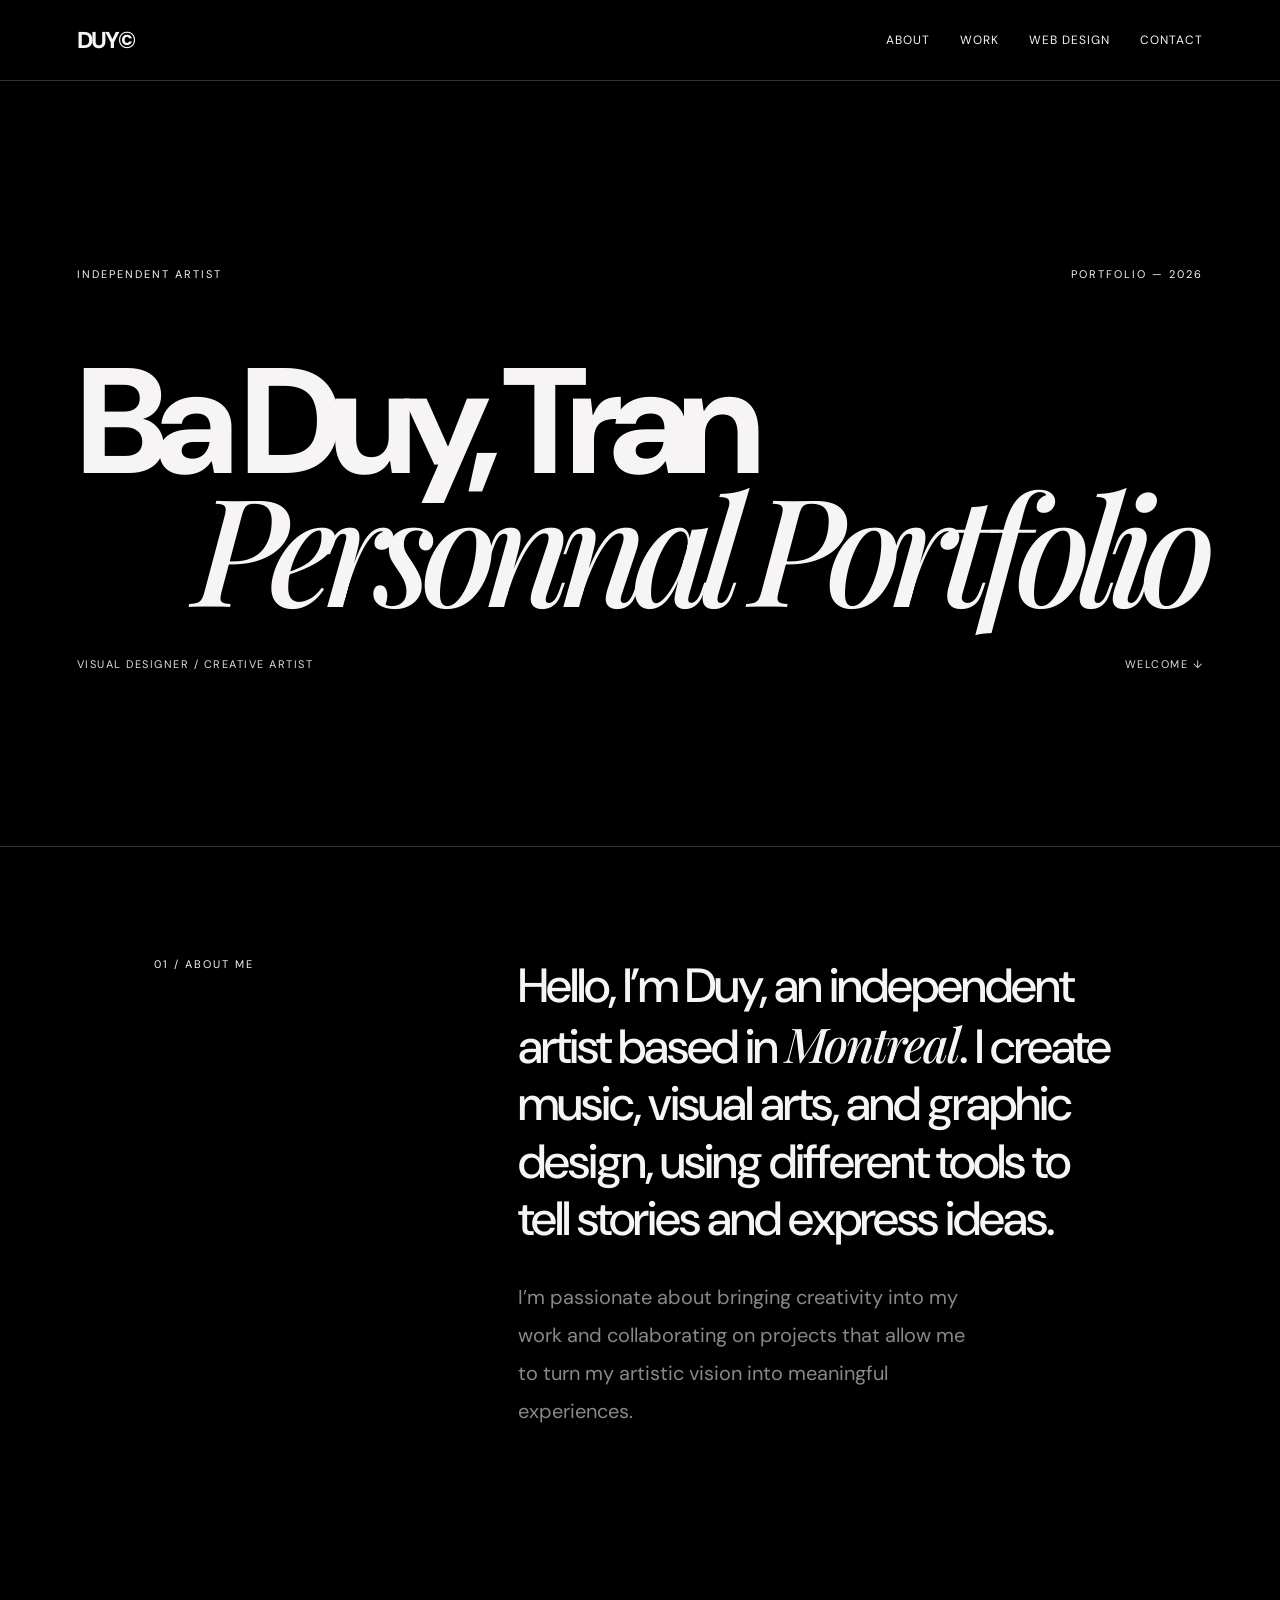
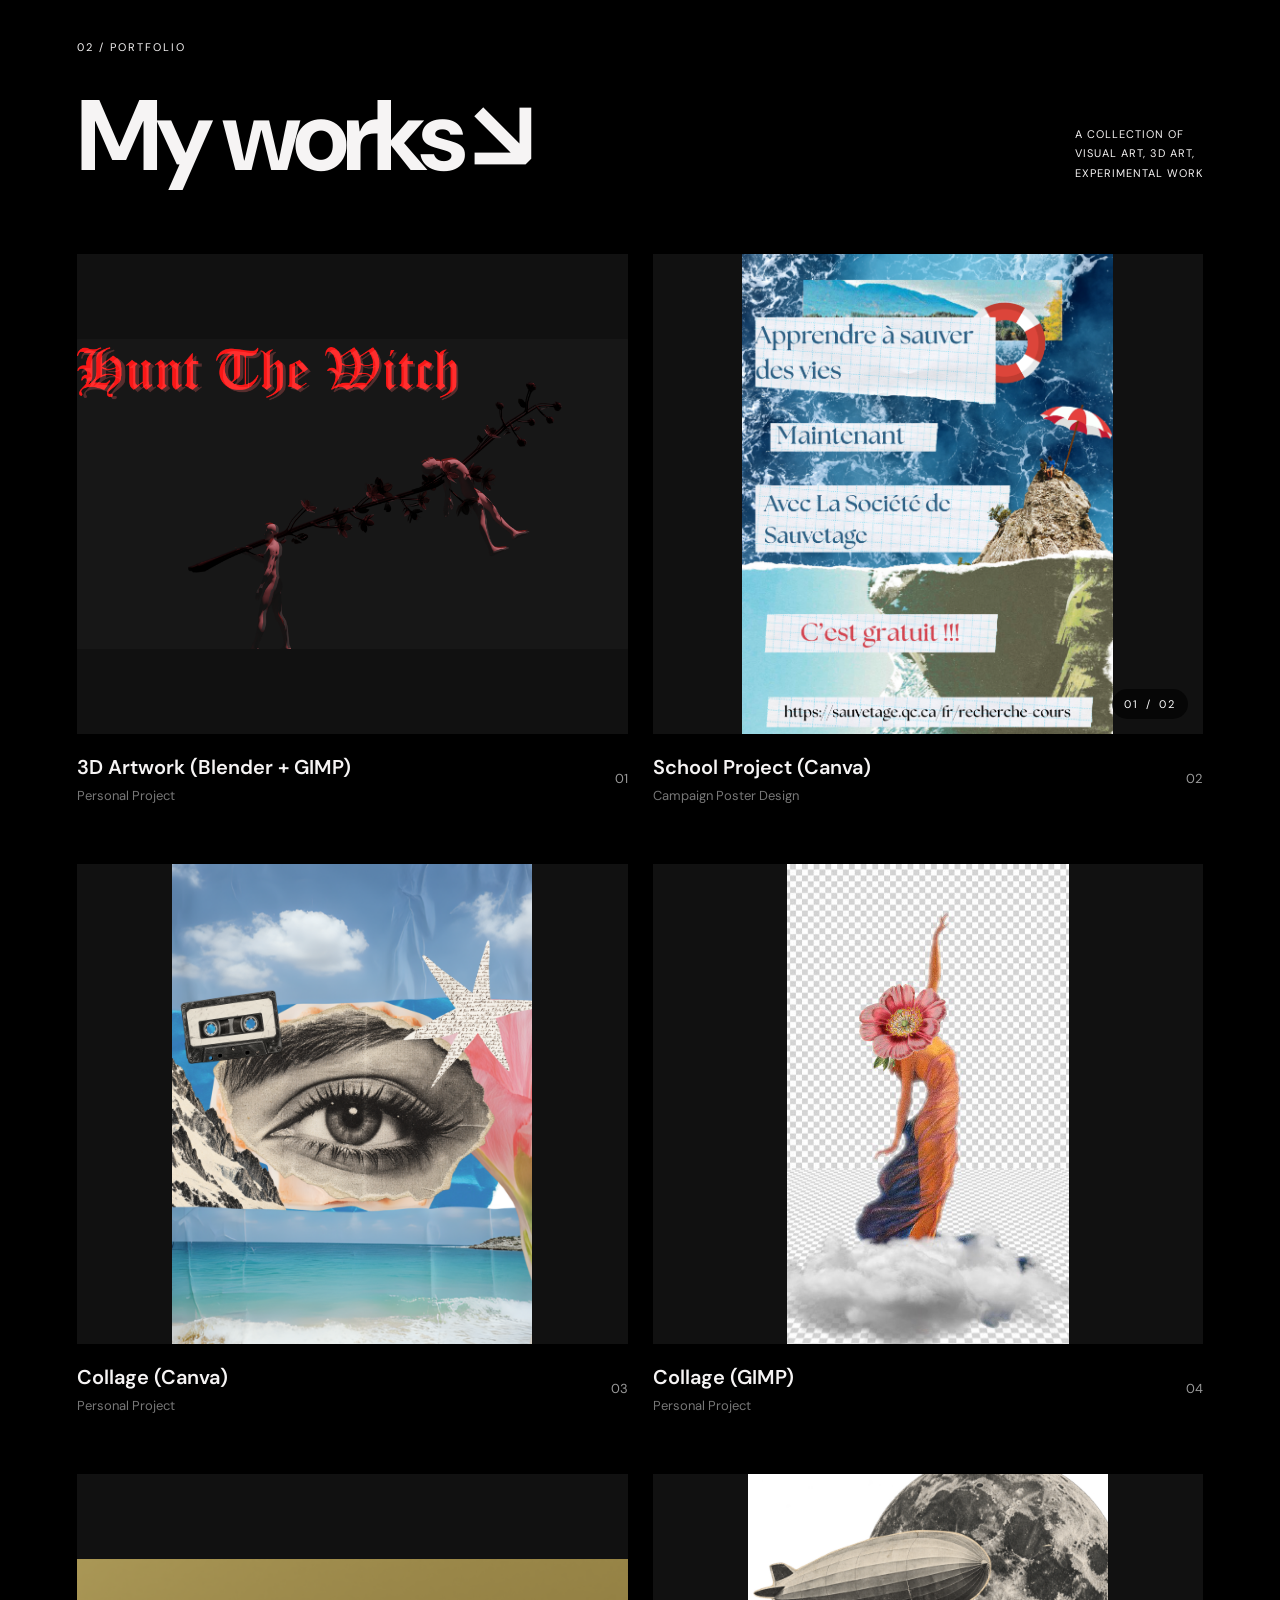
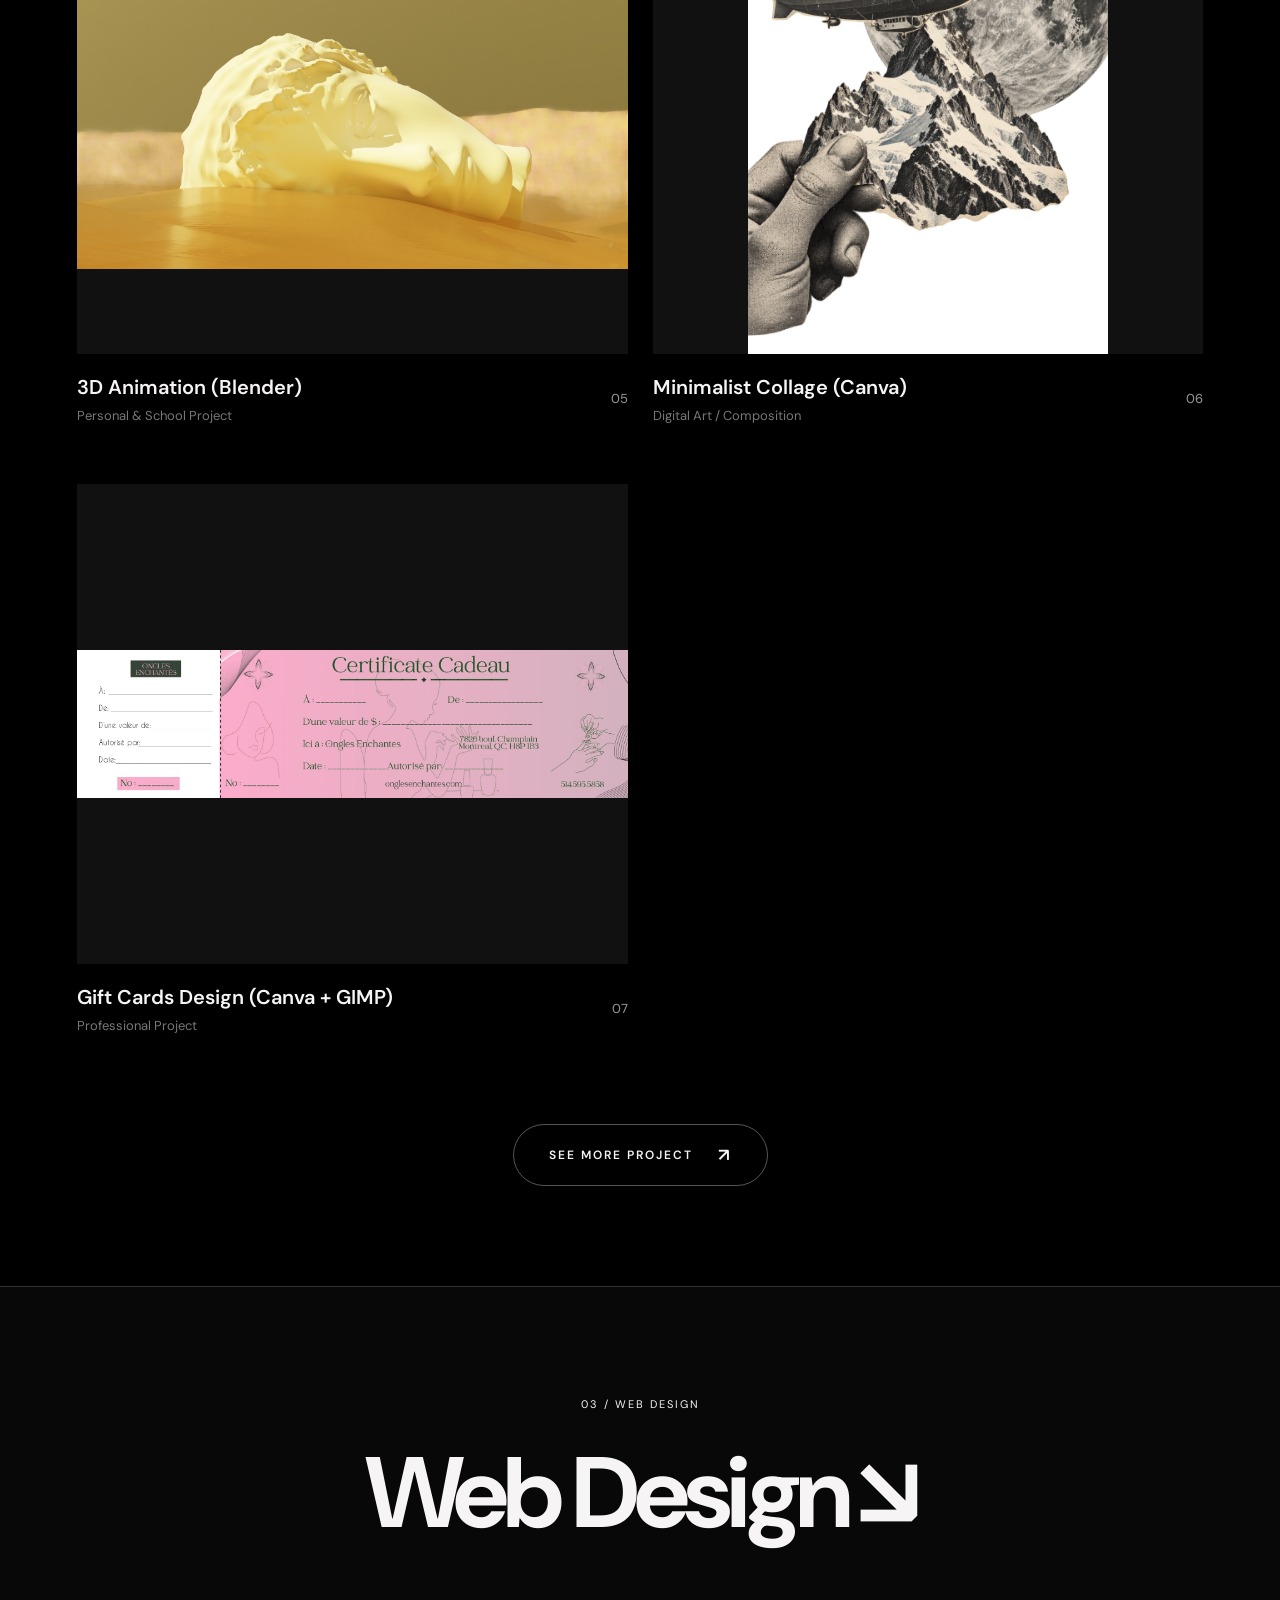
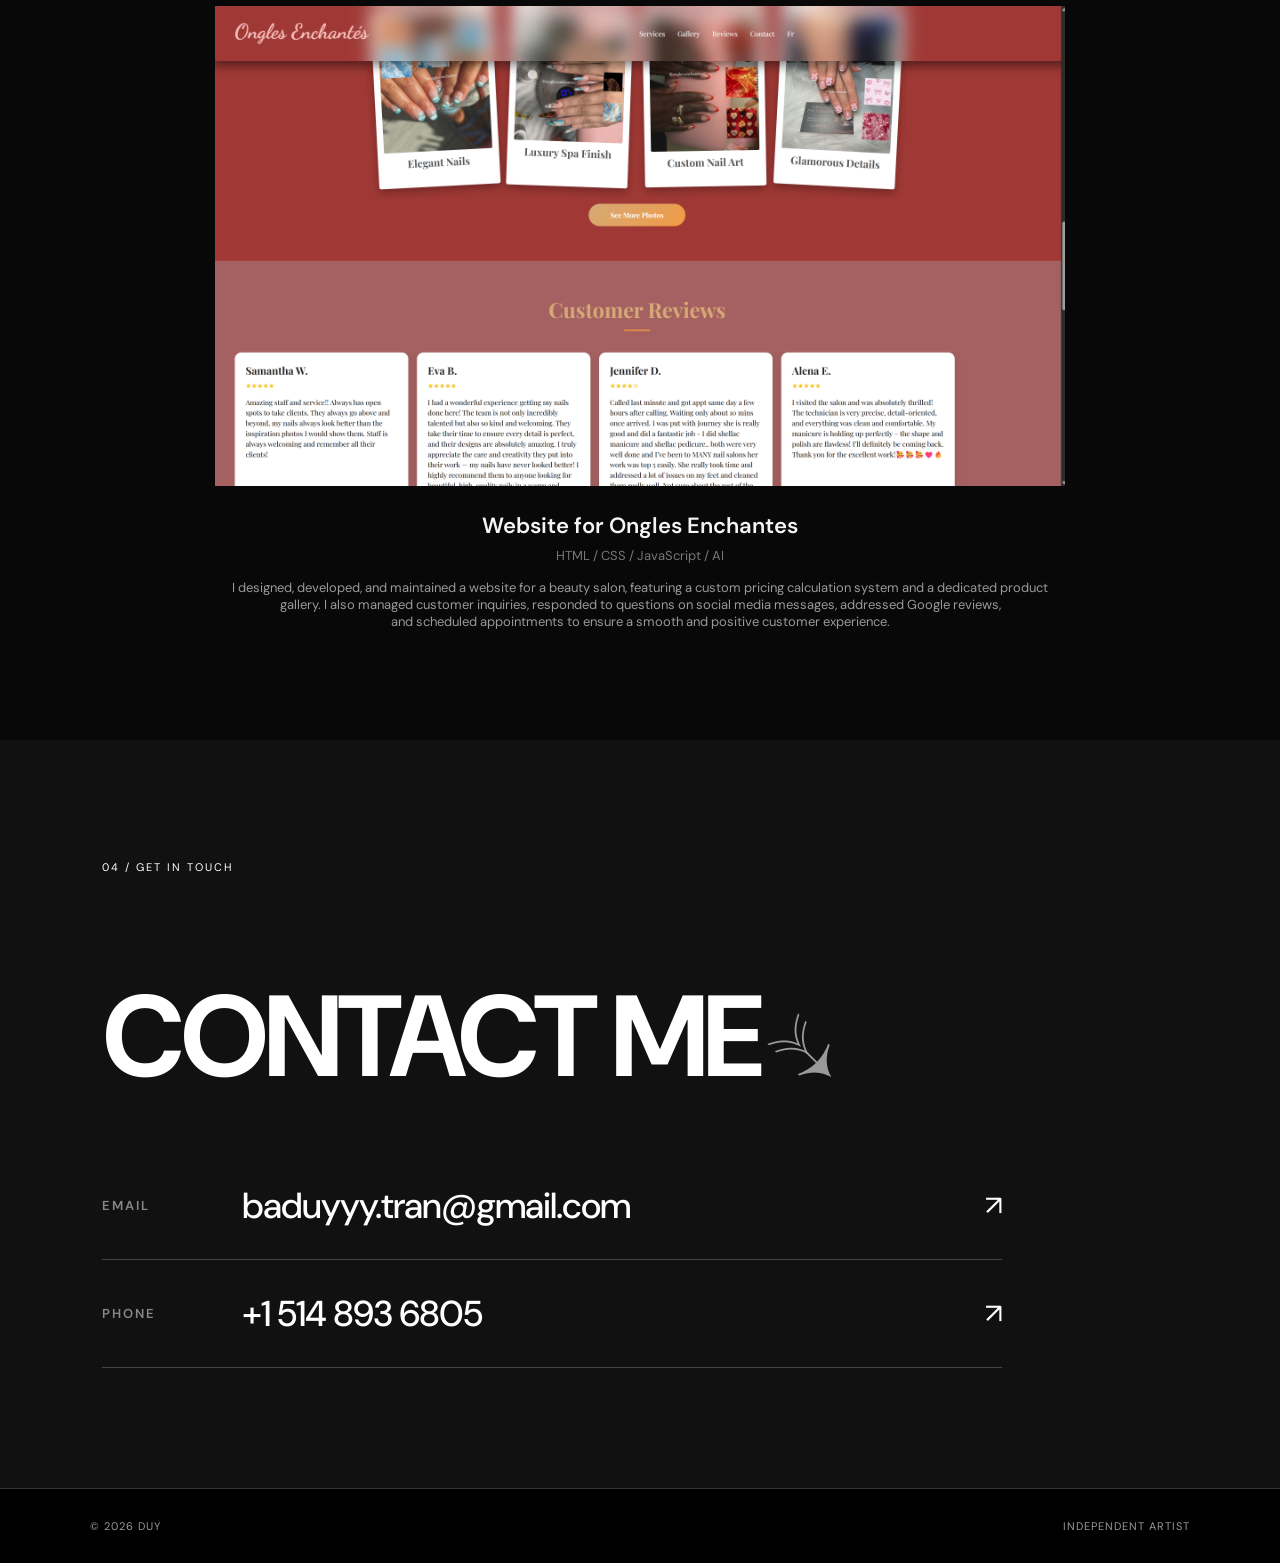
<file: index.html>
<!DOCTYPE html>
<html lang="en">

<head>
    <meta charset="UTF-8">
    <meta name="viewport" content="width=device-width, initial-scale=1.0">

    <meta name="theme-color" content="#000000">
    <meta name="description" content="Ba Duy Tran — Independent Visual Designer and Artist.">

    <title>DUY — Visual Designer</title>

    <!-- GOOGLE FONTS -->
    <link rel="preconnect" href="https://fonts.googleapis.com">
    <link rel="preconnect" href="https://fonts.gstatic.com" crossorigin>

    <link href="https://fonts.googleapis.com/css2?family=DM+Sans:wght@400;500;600;700;800&family=Playfair+Display:ital,wght@1,500&display=swap" rel="stylesheet">

    <!-- CSS -->
    <link rel="stylesheet" href="style.css">
</head>

<body>

    <!-- NAVIGATION -->

    <nav class="navbar">

        <a href="#" class="logo">DUY©</a>

        <div class="links">
            <a href="#about">About</a>
            <a href="#work">Work</a>
            <a href="#websites">Web Design</a>
            <a href="#contact">Contact</a>
        </div>

    </nav>


    <!-- HERO SECTION -->

    <section class="hero">

        <video
            class="hero-video"
            autoplay
            muted
            loop
            playsinline
            preload="auto"
            aria-hidden="true">

            <source
                src="video/Preview.mp4"
                type="video/mp4">

        </video>

        <div class="hero-overlay"></div>

        <div class="hero-content">

            <div class="hero-top">
                <span>Independent Artist</span>
                <span>Portfolio — 2026</span>
            </div>

            <h1>
                Ba Duy, Tran
                <span>Personnal Portfolio</span>
            </h1>

            <div class="hero-bottom">
                <span>Visual Designer / Creative Artist</span>
                <span>Welcome ↓</span>
            </div>

        </div>

    </section>


    <!-- ABOUT SECTION -->

    <section class="about" id="about">

        <div class="section-label">
            01 / ABOUT ME
        </div>

        <div class="about-content">

            <h2>
                Hello, I’m Duy, an independent artist based in <span>Montreal</span>. 
                I create music, visual arts, and graphic design, 
                using different tools to tell stories and express ideas. 
                
            </h2>

            <p class="about-description">
                I’m passionate about bringing creativity into my work and 
                collaborating on projects that allow me to turn my artistic 
                vision into meaningful experiences.
            </p>

        </div>

    </section>


    <!-- PORTFOLIO SECTION -->

    <section class="work" id="work">

        <div class="work-heading">

            <div>
                <div class="section-label">
                    02 / PORTFOLIO
                </div>

                <h2>
                    My works<span>↘</span>
                </h2>
            </div>

            <p>
                A COLLECTION OF<br>
                VISUAL ART, 3D ART,<br>
                EXPERIMENTAL WORK

            </p>

        </div>


        <!-- PROJECT GALLERY -->

        <div class="gallery">


            <!-- PROJECT 01 -->

            <article class="project">

                <div class="project-image">

                    <img
                        src="image/Hunt the witch Poster.png"
                        alt="3D visual art created with Blender and GIMP"
                        loading="lazy">

                </div>

                <div class="project-info">

                    <div>
                        <h3>3D Artwork (Blender + GIMP)</h3>
                        <p>Personal Project</p>
                    </div>

                    <span class="project-number">01</span>

                </div>

            </article>


            <!-- PROJECT 02 - IMAGE SLIDER -->

            <article class="project">

                <div class="project-image project-slider" id="project-two-slider">

                    <img
                        src="image/12.png"
                        alt="School campaign poster — image 1"
                        class="slider-image active"
                        loading="lazy">

                    <img
                        src="image/13.png"
                        alt="School campaign poster — image 2"
                        class="slider-image"
                        loading="lazy">

                    <button
                        class="slider-arrow prev"
                        type="button"
                        aria-label="Previous image">
                        ←
                    </button>

                    <button
                        class="slider-arrow next"
                        type="button"
                        aria-label="Next image">
                        →
                    </button>

                    <div class="slider-counter">
                        <span class="slider-current">01</span>
                        <span>/</span>
                        <span>02</span>
                    </div>

                </div>

                <div class="project-info">

                    <div>
                        <h3>School Project (Canva)</h3>
                        <p>Campaign Poster Design</p>
                    </div>

                    <span class="project-number">02</span>

                </div>

            </article>


            <!-- PROJECT 03 -->

            <article class="project">

                <div class="project-image">

                    <img
                        src="image/1.png"
                        alt="Creative collage artwork made with Canva"
                        loading="lazy">

                </div>

                <div class="project-info">

                    <div>
                        <h3>Collage (Canva)</h3>
                        <p>Personal Project</p>
                    </div>

                    <span class="project-number">03</span>

                </div>

            </article>


            <!-- PROJECT 04 -->

            <article class="project">

                <div class="project-image">

                    <img
                        src="image/AA8E2B6D-2D15-4D19-B945-30EDF42CE6FC.jpeg"
                        alt="Digital collage created with GIMP"
                        loading="lazy">

                </div>

                <div class="project-info">

                    <div>
                        <h3>Collage (GIMP)</h3>
                        <p>Personal Project</p>
                    </div>

                    <span class="project-number">04</span>

                </div>

            </article>


            <!-- PROJECT 05 -->

            <article class="project">

                <div class="project-image">

                    <img
                        src="image/no i.png"
                        alt="3D animation created with Blender"
                        loading="lazy">

                </div>

                <div class="project-info">

                    <div>
                        <h3>3D Animation (Blender)</h3>
                        <p>Personal & School Project</p>
                    </div>

                    <span class="project-number">05</span>

                </div>

            </article>


            <!-- PROJECT 06 -->

            <article class="project">

                <div class="project-image">

                    <img
                        src="image/2.png"
                        alt="Minimalist digital collage"
                        loading="lazy">

                </div>

                <div class="project-info">

                    <div>
                        <h3>Minimalist Collage (Canva)</h3>
                        <p>Digital Art / Composition</p>
                    </div>

                    <span class="project-number">06</span>

                </div>

            </article>


            <!-- PROJECT 07 -->

            <article class="project">

                <div class="project-image">

                    <img
                        src="image/carte-certificat-ENCHANTE_page-0001.jpg"
                        alt="Gift card design created for work"
                        loading="lazy">

                </div>

                <div class="project-info">

                    <div>
                        <h3>Gift Cards Design (Canva + GIMP)</h3>
                        <p>Professional Project</p>
                    </div>

                    <span class="project-number">07</span>

                </div>

            </article>


        </div>


        <!-- SEE MORE -->

        <div class="see-more">

            <a href="Project.html">
                SEE MORE PROJECT <span>↗</span>
            </a>

        </div>

    </section>


    <!-- WEBSITE DESIGN SECTION -->

    <section class="websites" id="websites">

        <div class="websites-heading">

            <div>

                <div class="section-label">
                    03 / WEB DESIGN
                </div>

                <h2>
                    Web Design<span>↘</span>
                </h2>

            </div>

        </div>


        <div class="website-gallery">

            <!-- WEBSITE 01 -->

            <article class="website-card">

                <a
                    href="https://www.onglesenchantes.com/"
                    target="_blank"
                    rel="noopener noreferrer"
                    class="website-preview">

                    <img
                        src="image/Screenshot (1).png"
                        alt="Ongles Enchantes website preview"
                        loading="lazy">

                    <span class="website-visit">
                        VISIT WEBSITE ↗
                    </span>

                </a>

                <div class="website-info">

                    <div>
                        <h3>Website for Ongles Enchantes</h3>
                        <p>HTML / CSS / JavaScript / AI</p>
                    </div>

                    <span>I designed, developed, and maintained a website for a beauty salon, featuring a custom pricing calculation system and a dedicated product gallery. I also managed customer inquiries, responded to questions on social media messages, addressed Google reviews, <br>
                        and scheduled appointments to ensure a smooth and positive customer experience.</span>

                </div>

            </article>

        </div>

    </section>

    
    <!-- CONTACT SECTION -->

    <section class="contact" id="contact">

        <div class="section-label">
            04 / GET IN TOUCH
        </div>

        <div class="contact-content">

            <h2>
                CONTACT ME<span>↘</span>
            </h2>

            <div class="contact-details">

                <a href="mailto:baduyyy.tran@gmail.com">
                    <span class="contact-type">EMAIL</span>
                    <span class="contact-value">baduyyy.tran@gmail.com</span>
                    <span class="contact-arrow">↗</span>
                </a>

                <a href="tel:+15148936805">
                    <span class="contact-type">PHONE</span>
                    <span class="contact-value">+1 514 893 6805</span>
                    <span class="contact-arrow">↗</span>
                </a>

            </div>

        </div>

    </section>


    <!-- FOOTER -->

    <footer>

        <span>© 2026 DUY</span>

        <span>INDEPENDENT ARTIST</span>

    </footer>


    <!-- JAVASCRIPT -->

    <script>

        // PROJECT 02 IMAGE SLIDER

        const projectSlider = document.querySelector("#project-two-slider");

        if (projectSlider) {

            const images = projectSlider.querySelectorAll(".slider-image");
            const previousButton = projectSlider.querySelector(".prev");
            const nextButton = projectSlider.querySelector(".next");
            const counter = projectSlider.querySelector(".slider-current");

            let currentIndex = 0;

            function updateSlider() {

                images.forEach((image, index) => {

                    image.classList.toggle(
                        "active",
                        index === currentIndex
                    );

                });

                counter.textContent =
                    String(currentIndex + 1).padStart(2, "0");

            }

            nextButton.addEventListener("click", () => {

                currentIndex = (currentIndex + 1) % images.length;
                updateSlider();

            });

            previousButton.addEventListener("click", () => {

                currentIndex =
                    (currentIndex - 1 + images.length) % images.length;

                updateSlider();

            });

        }


        // HERO VIDEO AUTOPLAY

        const heroVideo = document.querySelector(".hero-video");

        if (heroVideo) {

            heroVideo.muted = true;

            const playVideo = () => {

                const promise = heroVideo.play();

                if (promise !== undefined) {

                    promise.catch(() => {
                        console.log("Video autoplay was blocked.");
                    });

                }

            };

            heroVideo.addEventListener("canplay", playVideo);

            window.addEventListener("load", playVideo);

        }

    </script>

</body>
</html>
</file>
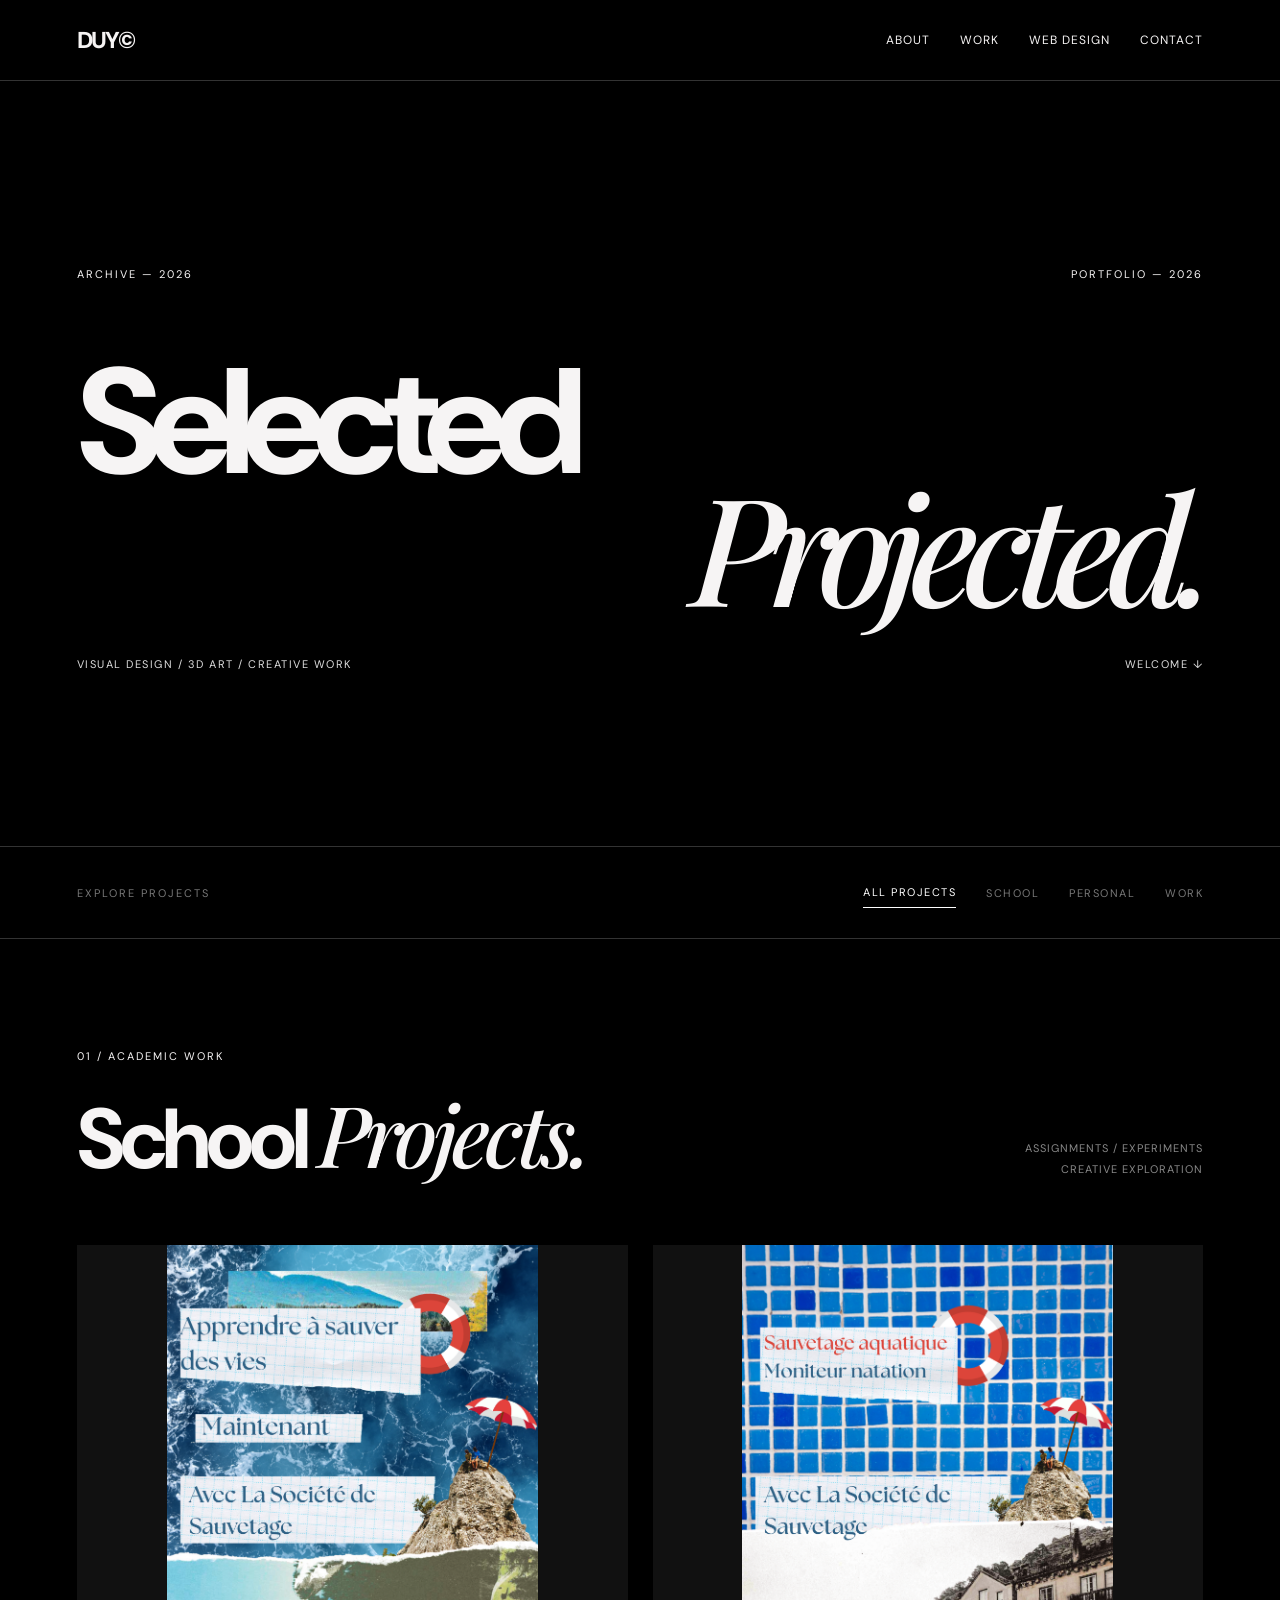
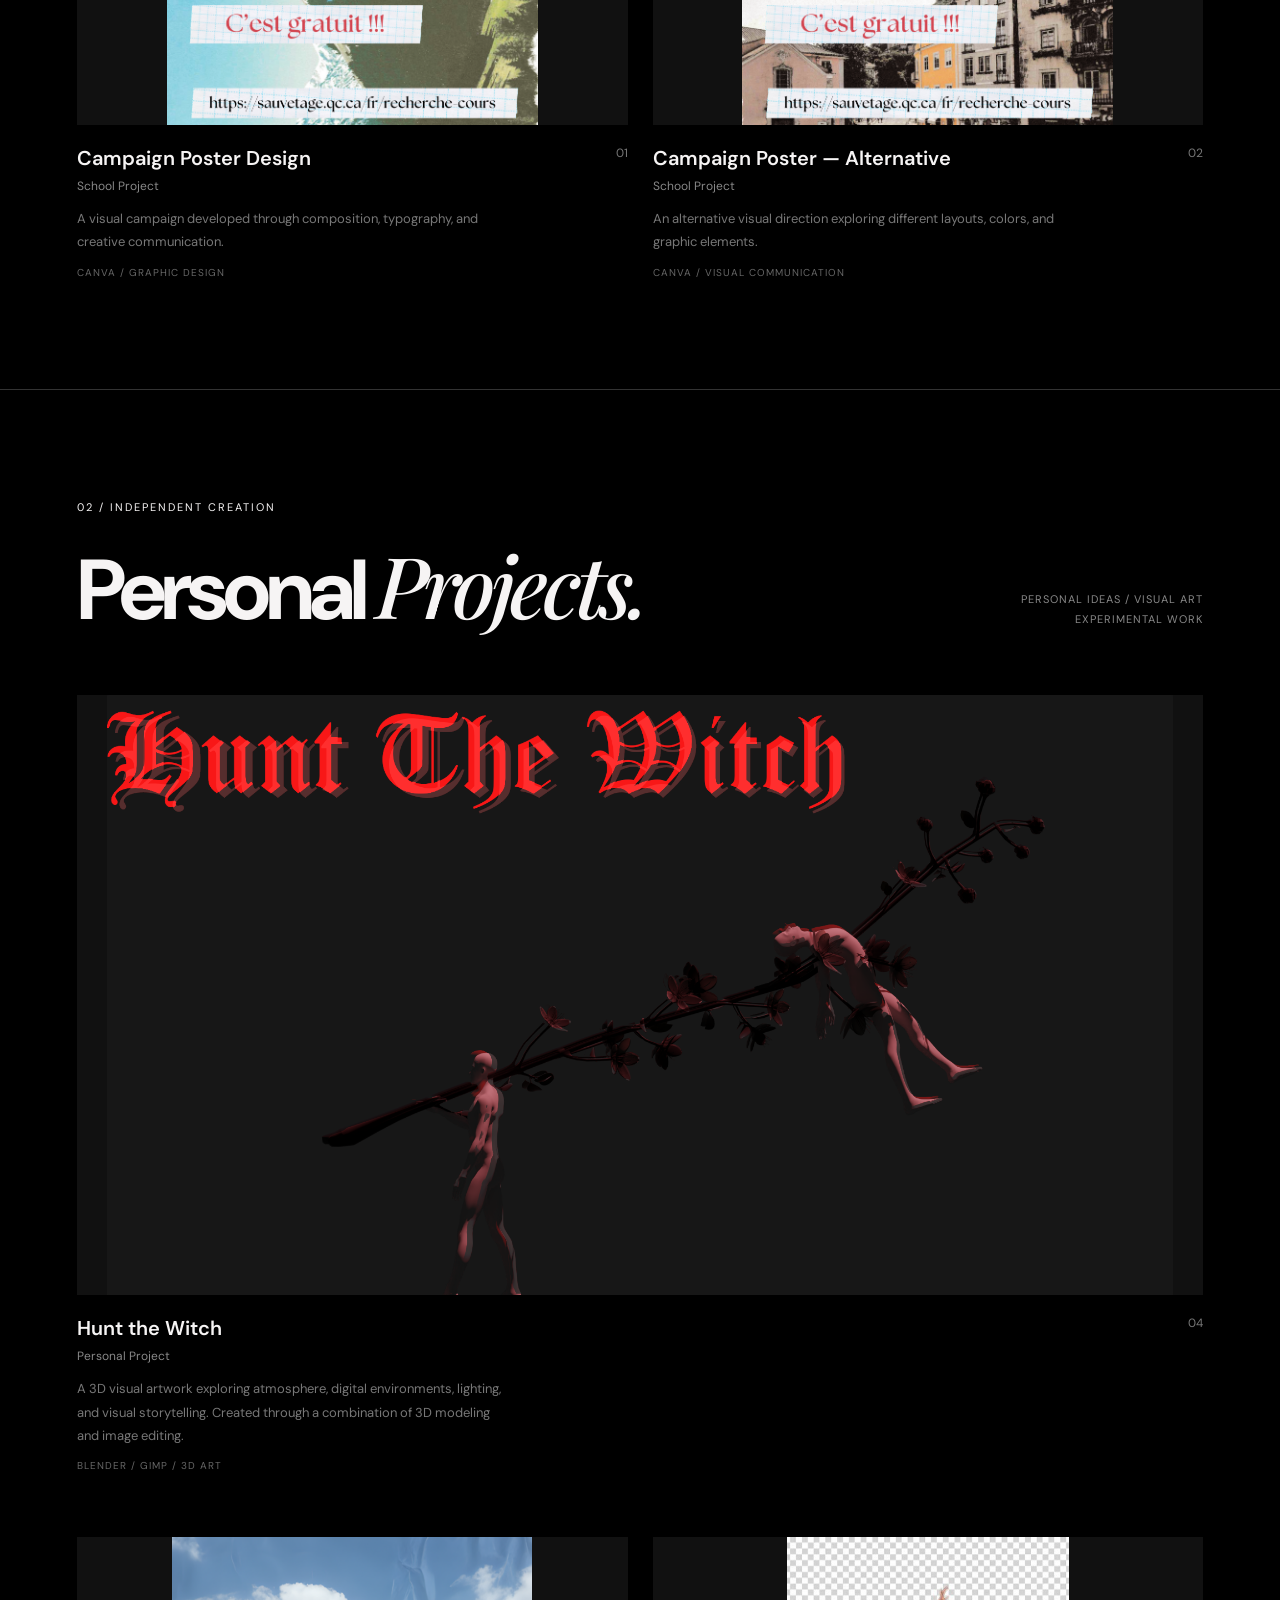
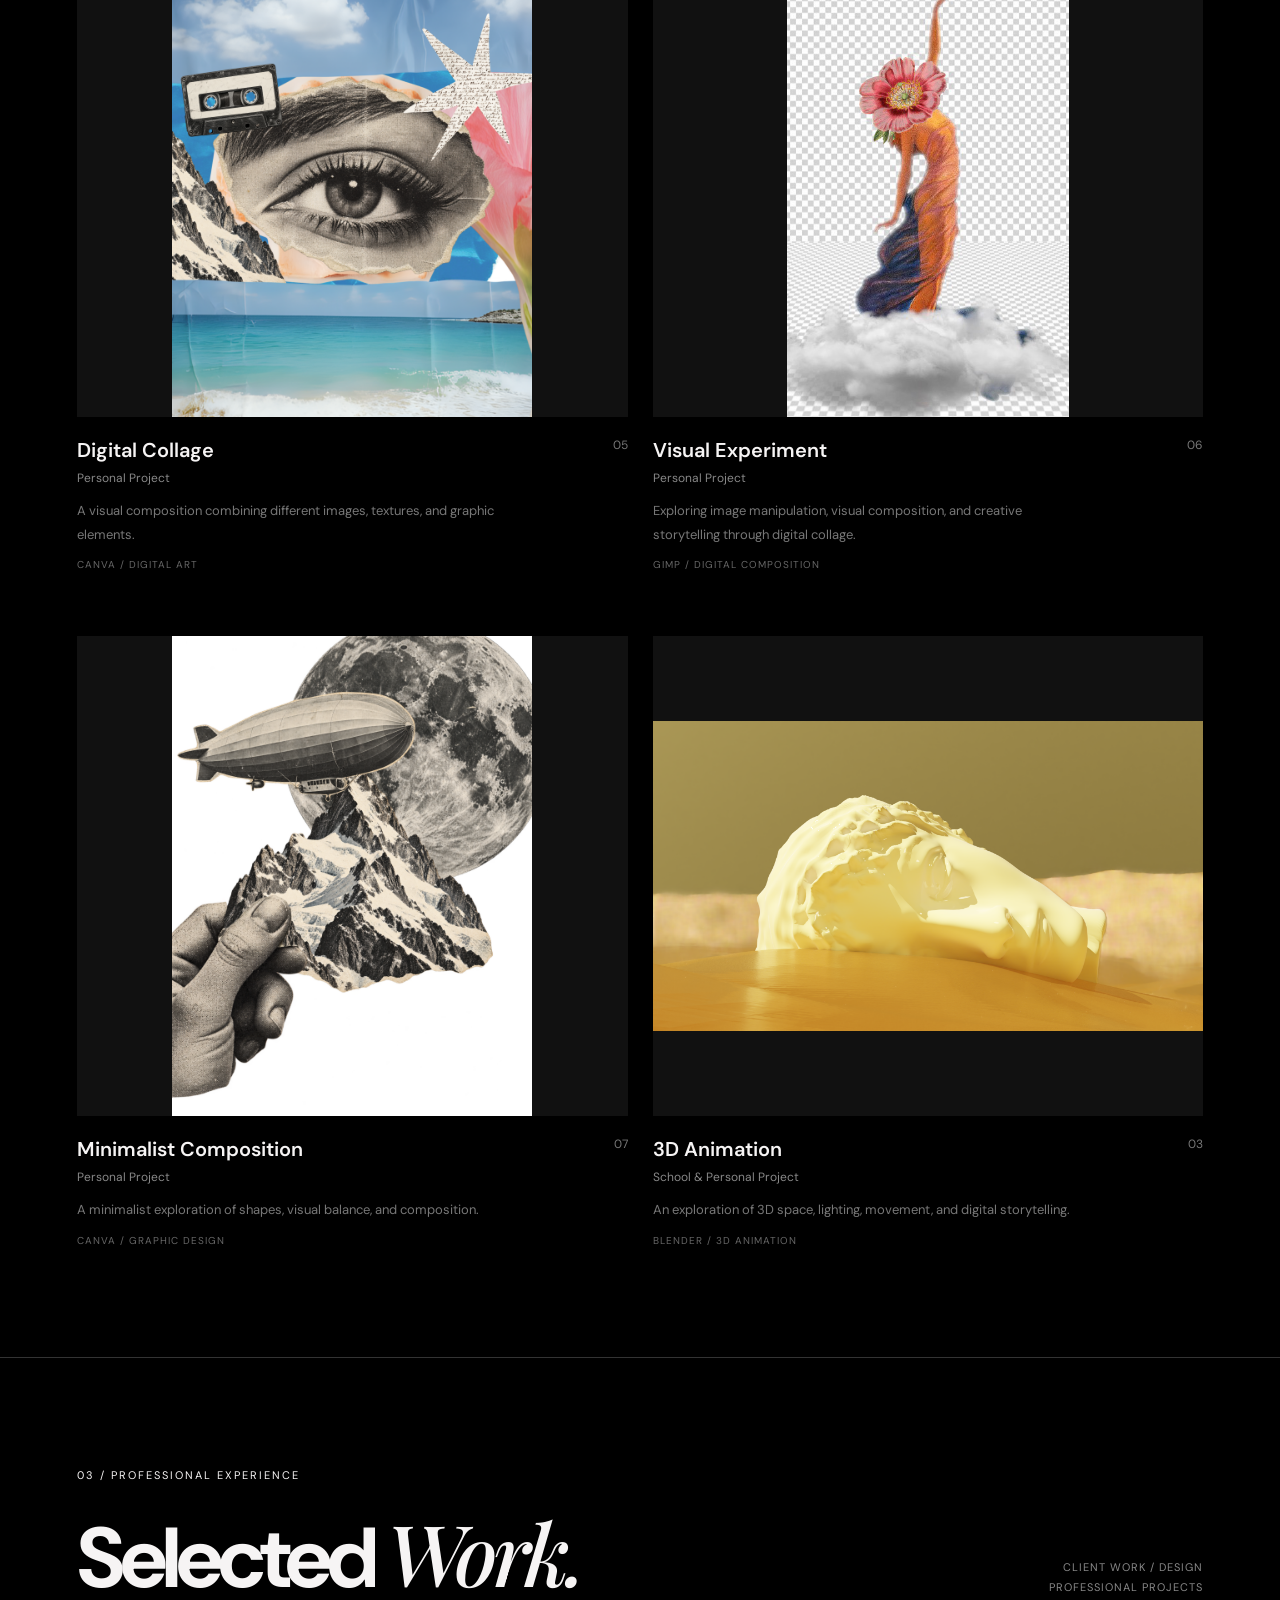
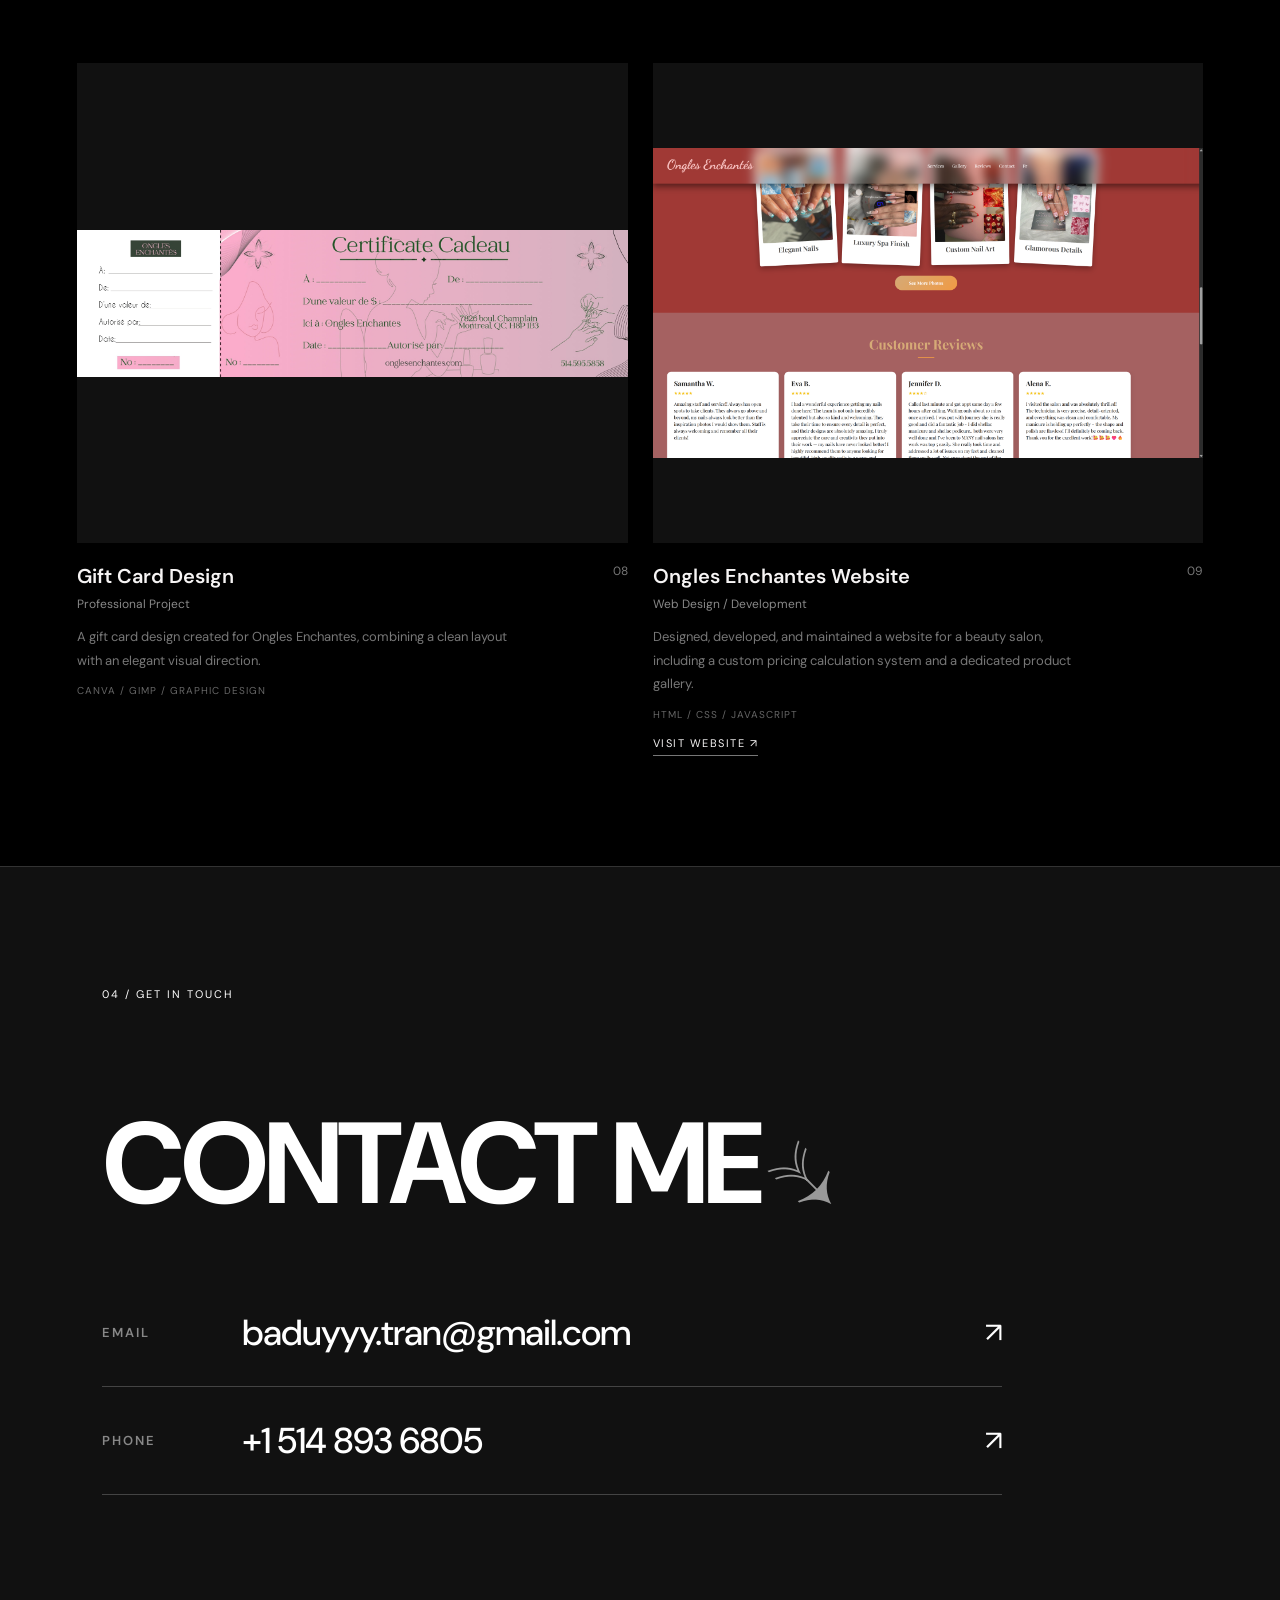
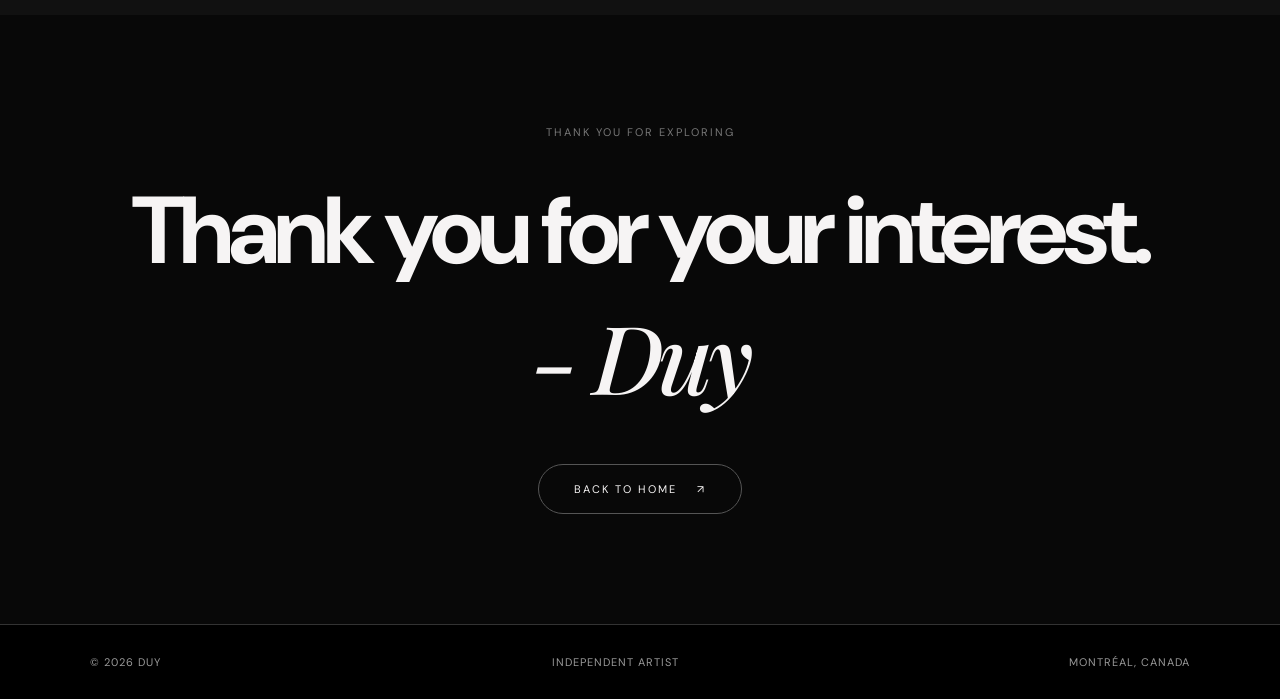
<file: Project.html>
<!DOCTYPE html>
<html lang="en">

<head>

    <meta charset="UTF-8">
    <meta name="viewport" content="width=device-width, initial-scale=1.0">

    <meta name="theme-color" content="#000000">
    <meta name="description" content="DUY — Creative Projects and Visual Archive.">

    <title>Projects — DUY</title>

    <!-- GOOGLE FONTS -->

    <link rel="preconnect" href="https://fonts.googleapis.com">
    <link rel="preconnect" href="https://fonts.gstatic.com" crossorigin>

    <link href="https://fonts.googleapis.com/css2?family=DM+Sans:wght@400;500;600;700;800&family=Playfair+Display:ital,wght@1,500&display=swap" rel="stylesheet">

    <!-- EXISTING STYLESHEET -->

    <link rel="stylesheet" href="style.css">


    <!-- PROJECT PAGE ADDITIONAL CSS -->

    <style>

        /* ========================================
           PROJECT PAGE — DUY
        ======================================== */


        /* HERO */

        .projects-hero {
            min-height: 550px;

            padding: 110px 6% 80px;

            display: flex;
            flex-direction: column;
            justify-content: flex-end;

            position: relative;

            background: #000;
            overflow: hidden;
        }

        .projects-hero::before {
            content: "";

            position: absolute;
            inset: 0;

            background:
                radial-gradient(
                    ellipse at 75% 30%,
                    rgba(255,255,255,.08),
                    transparent 55%
                );

            pointer-events: none;
        }

        .projects-hero-content {
            position: relative;
            z-index: 1;
        }

        .projects-hero-top {
            display: flex;
            justify-content: space-between;

            gap: 20px;

            font-size: 11px;
            letter-spacing: 2px;
            text-transform: uppercase;

            color: #aaa;
        }

        .projects-hero h1 {
            font-size: clamp(75px, 14vw, 145px);

            line-height: .85;
            letter-spacing: -11px;

            font-weight: 800;

            margin: 80px 0 55px;
        }

        .projects-hero h1 span {
            display: block;
            text-align: right;

            font-family: 'Playfair Display', serif;

            font-weight: 500;
            font-style: italic;
        }

        .projects-hero-bottom {
            display: flex;
            justify-content: space-between;

            gap: 20px;

            font-size: 11px;
            letter-spacing: 1.5px;
            text-transform: uppercase;

            color: #888;
        }


        /* INTRODUCTION */

        .projects-intro {
            padding: 85px 12%;

            display: grid;
            grid-template-columns: 1fr 2fr;

            gap: 60px;

            border-top: 1px solid #333;
        }

        .projects-intro-content h2 {
            font-size: clamp(28px, 4vw, 43px);

            line-height: 1.25;
            font-weight: 500;

            letter-spacing: -1.5px;

            max-width: 700px;
        }

        .projects-intro-content h2 span {
            font-family: 'Playfair Display', serif;
            font-style: italic;
        }

        .projects-intro-content p {
            max-width: 500px;

            margin-top: 25px;

            font-size: 15px;
            line-height: 1.9;

            color: #888;
        }


        /* FILTER BAR */

        .project-filter-section {
            padding: 30px 6%;

            border-top: 1px solid #333;
            border-bottom: 1px solid #333;

            display: flex;
            justify-content: space-between;
            align-items: center;

            gap: 25px;
            flex-wrap: wrap;
        }

        .filter-label {
            font-size: 11px;
            letter-spacing: 2px;
            text-transform: uppercase;

            color: #777;
        }

        .project-filters {
            display: flex;
            align-items: center;

            gap: 30px;
            flex-wrap: wrap;
        }

        .project-filters button {
            background: transparent;
            border: none;

            color: #777;

            font-family: 'DM Sans', sans-serif;

            font-size: 11px;
            letter-spacing: 1.5px;
            text-transform: uppercase;

            cursor: pointer;

            padding: 8px 0;

            transition: .3s ease;
        }

        .project-filters button:hover,
        .project-filters button.active {
            color: #fff;
        }

        .project-filters button.active {
            border-bottom: 1px solid #fff;
        }


        /* CATEGORY SECTIONS */

        .project-category {
            padding: 110px 6%;

            border-bottom: 1px solid #333;

            scroll-margin-top: 30px;
        }

        .category-heading {
            display: flex;
            justify-content: space-between;
            align-items: flex-end;

            gap: 30px;

            margin-bottom: 65px;
        }

        .category-heading h2 {
            font-size: clamp(48px, 7vw, 85px);

            font-weight: 700;

            letter-spacing: -5px;
            line-height: .95;

            margin-top: 30px;
        }

        .category-heading h2 span {
            font-family: 'Playfair Display', serif;
            font-weight: 500;
            font-style: italic;
        }

        .category-heading > p {
            font-size: 11px;

            line-height: 1.9;
            letter-spacing: 1px;

            color: #888;
            text-align: right;
            text-transform: uppercase;
        }


        /* CATEGORY NUMBER */

        .category-number {
            color: #777;
            font-size: 11px;
            letter-spacing: 2px;
        }


        /* PROJECT GRID */

        .project-grid {
            display: grid;

            grid-template-columns: repeat(2, minmax(0, 1fr));

            gap: 65px 25px;

            align-items: start;
        }

        .archive-project {
            width: 100%;
            min-width: 0;
        }

        .archive-project.hidden {
            display: none;
        }


        /* PROJECT IMAGES */

        .archive-image {
            position: relative;

            width: 100%;
            height: 480px;

            overflow: hidden;

            background: #111;

            display: flex;
            justify-content: center;
            align-items: center;
        }

        .archive-image img {
            width: 100%;
            height: 100%;

            object-fit: contain;
            object-position: center;

            display: block;

            transition: transform .7s cubic-bezier(.2,.7,.2,1);
        }

        .archive-project:hover .archive-image img {
            transform: scale(1.035);
        }

        .archive-image.cover img {
            object-fit: cover;
        }


        /* IMAGE OVERLAY */

        .archive-image::after {
            content: "";

            position: absolute;
            inset: 0;

            background: rgba(0,0,0,0);

            transition: background .4s ease;

            pointer-events: none;
        }

        .archive-project:hover .archive-image::after {
            background: rgba(0,0,0,.08);
        }


        /* PROJECT INFORMATION */

        .archive-info {
            display: flex;
            justify-content: space-between;
            align-items: flex-start;

            gap: 15px;

            margin-top: 20px;
        }

        .archive-info h3 {
            font-size: 20px;
            font-weight: 600;
        }

        .archive-info .project-type {
            font-size: 12px;

            margin-top: 7px;

            color: #888;
        }

        .archive-info .project-description {
            max-width: 430px;

            font-size: 13px;
            line-height: 1.8;

            margin-top: 13px;

            color: #777;
        }

        .archive-info .project-tools {
            font-size: 10px;

            margin-top: 12px;

            letter-spacing: 1px;
            text-transform: uppercase;

            color: #666;
        }

        .archive-number {
            font-size: 12px;
            color: #777;

            white-space: nowrap;
        }


        /* FEATURED PROJECT */

        .archive-project.featured {
            grid-column: span 2;
        }

        .archive-project.featured .archive-image {
            height: 600px;
        }


        /* PROJECT LINKS */

        .project-link {
            display: inline-block;

            margin-top: 15px;

            font-size: 11px;
            letter-spacing: 1.5px;

            text-decoration: none;

            border-bottom: 1px solid #777;
            padding-bottom: 5px;

            transition: .3s ease;
        }

        .project-link:hover {
            color: #888;
            border-color: #fff;
        }


        /* CATEGORY EMPTY STATE */

        .category-empty {
            display: none;
        }


        /* BACK TO HOME */

        .back-home {
            padding: 110px 6%;

            text-align: center;

            background: #080808;
        }

        .back-home p {
            font-size: 11px;

            letter-spacing: 2px;
            text-transform: uppercase;

            color: #777;

            margin-bottom: 30px;
        }

        .back-home h2 {
            font-size: clamp(45px, 8vw, 95px);

            font-weight: 700;

            letter-spacing: -5px;

            margin-bottom: 40px;
        }

        .back-home h2 span {
            font-family: 'Playfair Display', serif;
            font-style: italic;
            font-weight: 500;
        }

        .back-home a {
            display: inline-flex;
            align-items: center;

            gap: 20px;

            padding: 17px 35px;

            border: 1px solid #555;
            border-radius: 50px;

            font-size: 11px;
            letter-spacing: 2px;

            text-decoration: none;

            transition: .3s ease;
        }

        .back-home a:hover {
            background: #fff;
            color: #000;
            border-color: #fff;
        }


        /* RESPONSIVE */

        @media (max-width: 900px) {

            .archive-image {
                height: 380px;
            }

            .archive-project.featured .archive-image {
                height: 450px;
            }

            .projects-intro {
                padding: 80px 7%;
            }

        }


        @media (max-width: 700px) {

            .projects-hero {
                min-height: 480px;
                padding: 90px 5% 65px;
            }

            .projects-hero h1 {
                font-size: clamp(65px, 16vw, 110px);
                letter-spacing: -6px;
            }

            .projects-hero-top,
            .projects-hero-bottom {
                font-size: 9px;
                letter-spacing: 1px;
            }

            .projects-intro {
                padding: 75px 7%;

                grid-template-columns: 1fr;
                gap: 30px;
            }

            .projects-intro-content h2 {
                font-size: 30px;
            }

            .project-filter-section {
                padding: 25px 5%;
            }

            .project-filters {
                gap: 20px;
            }

            .project-filters button {
                font-size: 10px;
            }

            .project-category {
                padding: 80px 5%;
            }

            .category-heading {
                display: block;
                margin-bottom: 45px;
            }

            .category-heading h2 {
                font-size: 58px;
                letter-spacing: -4px;
            }

            .category-heading > p {
                text-align: left;
                margin-top: 20px;
            }

            .project-grid {
                grid-template-columns: 1fr;
                gap: 45px;
            }

            .archive-project.featured {
                grid-column: span 1;
            }

            .archive-image {
                height: 380px;
            }

            .archive-project.featured .archive-image {
                height: 380px;
            }

            .archive-info h3 {
                font-size: 18px;
            }

            .back-home {
                padding: 80px 5%;
            }

            .back-home h2 {
                letter-spacing: -3px;
            }

        }


        @media (max-width: 480px) {

            .archive-image {
                height: 320px;
            }

            .archive-project.featured .archive-image {
                height: 320px;
            }

            .projects-hero h1 {
                font-size: 65px;
                letter-spacing: -4px;
            }

            .category-heading h2 {
                font-size: 50px;
            }

            .archive-info h3 {
                font-size: 16px;
            }

        }


        /* REDUCED MOTION */

        @media (prefers-reduced-motion: reduce) {

            *,
            *::before,
            *::after {
                transition-duration: .01ms !important;
                scroll-behavior: auto !important;
            }

        }

    </style>

</head>


<body>


    <!-- NAVIGATION -->

    <nav class="navbar">

        <a href="index.html" class="logo">DUY©</a>

        <div class="links">

            <a href="index.html#about">About</a>

            <a href="index.html#work">Work</a>

            <a href="index.html#websites">Web Design</a>

            <a href="index.html#contact">Contact</a>

        </div>

    </nav>



    <!-- HERO SECTION -->

        <section class="hero">

        <video
            class="hero-video"
            autoplay
            muted
            loop
            playsinline
            preload="auto"
            aria-hidden="true">

            <source
                src="video/Preview.mp4"
                type="video/mp4">

        </video>

        <div class="hero-overlay"></div>

        <div class="hero-content">

            <div class="hero-top">
                <span>Archive — 2026</span>
                <span>Portfolio — 2026</span>
            </div>

            <h1>
                Selected
                <span>Projected.</span>
            </h1>

            <div class="hero-bottom">
                <span>Visual Design / 3D Art / Creative Work</span>
                <span>Welcome ↓</span>
            </div>

        </div>

    </section>



    <!-- INTRODUCTION 

    <section class="projects-intro">

        <div class="section-label">

            01 / THE ARCHIVE

        </div>


        <div class="projects-intro-content">

            <h2>

                Ideas, experiments, and things I've created along the way.

                <span>From personal to professional work.</span>

            </h2>


            <p>

                This space brings together different parts of my creative journey.
                From school assignments and personal projects to professional
                collaborations, each piece represents an opportunity to explore
                new ideas, experiment with different tools, and express creativity.

            </p>

        </div>

    </section> -->



    <!-- PROJECT FILTERS -->

    <section class="project-filter-section">

        <span class="filter-label">

            EXPLORE PROJECTS

        </span>


        <div class="project-filters">

            <button class="active" data-filter="all">

                All Projects

            </button>

            <button data-filter="school">

                School

            </button>

            <button data-filter="personal">

                Personal

            </button>

            <button data-filter="work">

                Work

            </button>

        </div>

    </section>



    <!-- ========================================
         01 / SCHOOL PROJECTS
    ======================================== -->


    <section class="project-category" id="school">
        

        <div class="category-heading">

            <div>

                <div class="section-label">

                    01 / ACADEMIC WORK

                </div>


                <h2>

                    School <span>Projects.</span>

                </h2>

            </div>


            <p>

                ASSIGNMENTS / EXPERIMENTS<br>
                CREATIVE EXPLORATION

            </p>

        </div>



        <div class="project-grid">


            <!-- SCHOOL PROJECT 01 -->

            <article class="archive-project" data-category="school">

                <div class="archive-image">

                    <img
                        src="image/12.png"
                        alt="School campaign poster design"
                        loading="lazy">

                </div>


                <div class="archive-info">

                    <div>

                        <h3>Campaign Poster Design</h3>

                        <p class="project-type">

                            School Project

                        </p>

                        <p class="project-description">

                            A visual campaign developed through composition,
                            typography, and creative communication.

                        </p>

                        <p class="project-tools">

                            CANVA / GRAPHIC DESIGN

                        </p>

                    </div>


                    <span class="archive-number">01</span>

                </div>

            </article>



            <!-- SCHOOL PROJECT 02 -->

            <article class="archive-project" data-category="school">

                <div class="archive-image">

                    <img
                        src="image/13.png"
                        alt="Campaign poster design variation"
                        loading="lazy">

                </div>


                <div class="archive-info">

                    <div>

                        <h3>Campaign Poster — Alternative</h3>

                        <p class="project-type">

                            School Project

                        </p>

                        <p class="project-description">

                            An alternative visual direction exploring
                            different layouts, colors, and graphic elements.

                        </p>

                        <p class="project-tools">

                            CANVA / VISUAL COMMUNICATION

                        </p>

                    </div>


                    <span class="archive-number">02</span>

                </div>

            </article>



        </div>

    </section>



    <!-- ========================================
         02 / PERSONAL PROJECTS
    ======================================== -->


    <section class="project-category" id="personal">

        <div class="category-heading">

            <div>

                <div class="section-label">

                    02 / INDEPENDENT CREATION

                </div>


                <h2>

                    Personal <span>Projects.</span>

                </h2>

            </div>


            <p>

                PERSONAL IDEAS / VISUAL ART<br>
                EXPERIMENTAL WORK

            </p>

        </div>



        <div class="project-grid">


            <!-- PERSONAL PROJECT 01 -->

            <article class="archive-project featured" data-category="personal">

                <div class="archive-image">

                    <img
                        src="image/Hunt the witch Poster.png"
                        alt="Hunt the Witch 3D artwork"
                        loading="lazy">

                </div>


                <div class="archive-info">

                    <div>

                        <h3>Hunt the Witch</h3>

                        <p class="project-type">

                            Personal Project

                        </p>

                        <p class="project-description">

                            A 3D visual artwork exploring atmosphere,
                            digital environments, lighting, and visual storytelling.
                            Created through a combination of 3D modeling and image editing.

                        </p>

                        <p class="project-tools">

                            BLENDER / GIMP / 3D ART

                        </p>

                    </div>


                    <span class="archive-number">04</span>

                </div>

            </article>



            <!-- PERSONAL PROJECT 02 -->

            <article class="archive-project" data-category="personal">

                <div class="archive-image">

                    <img
                        src="image/1.png"
                        alt="Digital collage artwork"
                        loading="lazy">

                </div>


                <div class="archive-info">

                    <div>

                        <h3>Digital Collage</h3>

                        <p class="project-type">

                            Personal Project

                        </p>

                        <p class="project-description">

                            A visual composition combining different
                            images, textures, and graphic elements.

                        </p>

                        <p class="project-tools">

                            CANVA / DIGITAL ART

                        </p>

                    </div>


                    <span class="archive-number">05</span>

                </div>

            </article>



            <!-- PERSONAL PROJECT 03 -->

            <article class="archive-project" data-category="personal">

                <div class="archive-image">

                    <img
                        src="image/AA8E2B6D-2D15-4D19-B945-30EDF42CE6FC.jpeg"
                        alt="Digital collage made with GIMP"
                        loading="lazy">

                </div>


                <div class="archive-info">

                    <div>

                        <h3>Visual Experiment</h3>

                        <p class="project-type">

                            Personal Project

                        </p>

                        <p class="project-description">

                            Exploring image manipulation, visual composition,
                            and creative storytelling through digital collage.

                        </p>

                        <p class="project-tools">

                            GIMP / DIGITAL COMPOSITION

                        </p>

                    </div>


                    <span class="archive-number">06</span>

                </div>

            </article>



            <!-- PERSONAL PROJECT 04 -->

            <article class="archive-project" data-category="personal">

                <div class="archive-image">

                    <img
                        src="image/2.png"
                        alt="Minimalist digital collage"
                        loading="lazy">

                </div>


                <div class="archive-info">

                    <div>

                        <h3>Minimalist Composition</h3>

                        <p class="project-type">

                            Personal Project

                        </p>

                        <p class="project-description">

                            A minimalist exploration of shapes,
                            visual balance, and composition.

                        </p>

                        <p class="project-tools">

                            CANVA / GRAPHIC DESIGN

                        </p>

                    </div>


                    <span class="archive-number">07</span>

                </div>

            </article>


            <!-- PERSONAL PROJECT 05 -->

            <article class="archive-project" data-category="personal">

                <div class="archive-image">

                    <img
                        src="image/no i.png"
                        alt="3D animation created with Blender"
                        loading="lazy">

                </div>


                <div class="archive-info">

                    <div>

                        <h3>3D Animation</h3>

                        <p class="project-type">

                            School & Personal Project

                        </p>

                        <p class="project-description">

                            An exploration of 3D space, lighting,
                            movement, and digital storytelling.

                        </p>

                        <p class="project-tools">

                            BLENDER / 3D ANIMATION

                        </p>

                    </div>


                    <span class="archive-number">03</span>

                </div>

            </article>


        </div>

    </section>



    <!-- ========================================
         03 / PROFESSIONAL WORK
    ======================================== -->


    <section class="project-category" id="professional">

        <div class="category-heading">

            <div>

                <div class="section-label">

                    03 / PROFESSIONAL EXPERIENCE

                </div>


                <h2>

                    Selected <span>Work.</span>

                </h2>

            </div>


            <p>

                CLIENT WORK / DESIGN<br>
                PROFESSIONAL PROJECTS

            </p>

        </div>



        <div class="project-grid">


            <!-- WORK PROJECT 01 -->

            <article class="archive-project" data-category="work">

                <div class="archive-image">

                    <img
                        src="image/carte-certificat-ENCHANTE_page-0001.jpg"
                        alt="Gift card design for Ongles Enchantes"
                        loading="lazy">

                </div>


                <div class="archive-info">

                    <div>

                        <h3>Gift Card Design</h3>

                        <p class="project-type">

                            Professional Project

                        </p>

                        <p class="project-description">

                            A gift card design created for Ongles Enchantes,
                            combining a clean layout with an elegant visual direction.

                        </p>

                        <p class="project-tools">

                            CANVA / GIMP / GRAPHIC DESIGN

                        </p>

                    </div>


                    <span class="archive-number">08</span>

                </div>

            </article>



            <!-- WORK PROJECT 02 -->

            <article class="archive-project" data-category="work">

                <a
                    href="https://www.onglesenchantes.com/"
                    target="_blank"
                    rel="noopener noreferrer">

                    <div class="archive-image">

                        <img
                            src="image/Screenshot (1).png"
                            alt="Ongles Enchantes website"
                            loading="lazy">

                    </div>

                </a>


                <div class="archive-info">

                    <div>

                        <h3>Ongles Enchantes Website</h3>

                        <p class="project-type">

                            Web Design / Development

                        </p>

                        <p class="project-description">

                            Designed, developed, and maintained a website
                            for a beauty salon, including a custom pricing
                            calculation system and a dedicated product gallery.

                        </p>

                        <p class="project-tools">

                            HTML / CSS / JAVASCRIPT

                        </p>


                        <a
                            href="https://www.onglesenchantes.com/"
                            target="_blank"
                            rel="noopener noreferrer"
                            class="project-link">

                            VISIT WEBSITE ↗

                        </a>

                    </div>


                    <span class="archive-number">09</span>

                </div>

            </article>


        </div>

    </section>

        <!-- CONTACT SECTION -->

    <section class="contact" id="contact">

        <div class="section-label">
            04 / GET IN TOUCH
        </div>

        <div class="contact-content">

            <h2>
                CONTACT ME<span>↘</span>
            </h2>

            <div class="contact-details">

                <a href="mailto:baduyyy.tran@gmail.com">
                    <span class="contact-type">EMAIL</span>
                    <span class="contact-value">baduyyy.tran@gmail.com</span>
                    <span class="contact-arrow">↗</span>
                </a>

                <a href="tel:+15148936805">
                    <span class="contact-type">PHONE</span>
                    <span class="contact-value">+1 514 893 6805</span>
                    <span class="contact-arrow">↗</span>
                </a>

            </div>

        </div>

    </section>



    <!-- BACK TO HOME -->

    <section class="back-home">

        <p>THANK YOU FOR EXPLORING</p>

        <h2>

            Thank you for your interest.<br>

            <span>- Duy</span>

        </h2>


        <a href="index.html">

            BACK TO HOME

            <span>↗</span>

        </a>

    </section>



    <!-- FOOTER -->

    <footer>

        <span>© 2026 DUY</span>

        <span>INDEPENDENT ARTIST</span>

        <span>MONTRÉAL, CANADA</span>

    </footer>



    <!-- JAVASCRIPT -->

    <script>

        // PROJECT CATEGORY FILTER

        const filterButtons = document.querySelectorAll(
            ".project-filters button"
        );

        const projects = document.querySelectorAll(
            ".archive-project"
        );

        const categories = document.querySelectorAll(
            ".project-category"
        );


        filterButtons.forEach(button => {

            button.addEventListener("click", () => {

                const selectedCategory = button.dataset.filter;


                // Update active button

                filterButtons.forEach(btn => {

                    btn.classList.remove("active");

                });

                button.classList.add("active");


                // Filter projects

                projects.forEach(project => {

                    const projectCategory = project.dataset.category;

                    const shouldShow =
                        selectedCategory === "all" ||
                        selectedCategory === projectCategory;

                    project.classList.toggle(
                        "hidden",
                        !shouldShow
                    );

                });


                // Hide categories without visible projects

                categories.forEach(category => {

                    const visibleProjects = category.querySelectorAll(
                        ".archive-project:not(.hidden)"
                    );

                    category.style.display =
                        visibleProjects.length > 0 ? "" : "none";

                });

            });

        });


    </script>


</body>

</html>
</file>
<file: style.css>
/* ========================================
   DUY — VISUAL DESIGNER
   COMPLETE RESPONSIVE STYLESHEET
   PART 1
======================================== */


/* ========================================
   01. GLOBAL RESET
======================================== */

* {
    margin: 0;
    padding: 0;
    box-sizing: border-box;
}

html {
    scroll-behavior: smooth;
    scroll-padding-top: 30px;
}

body {
    background: #000;
    color: #f6f4f4;
    font-family: 'DM Sans', sans-serif;
    overflow-x: hidden;
}

img {
    max-width: 100%;
}

a {
    color: inherit;
}

button {
    font: inherit;
}

::selection {
    background: #fff;
    color: #000;
}


/* ========================================
   02. NAVIGATION
======================================== */

.navbar {
    width: 100%;
    display: flex;
    justify-content: space-between;
    align-items: center;
    gap: 25px;

    padding: 25px 6%;

    background: #000;
    border-bottom: 1px solid #333;

    position: relative;
    z-index: 10;
}

.logo {
    font-size: 23px;
    font-weight: 800;
    letter-spacing: -2px;
    text-decoration: none;
    white-space: nowrap;
}

.navbar .links {
    display: flex;
    align-items: center;
    justify-content: flex-end;
    flex-wrap: wrap;
    gap: 30px;
}

.navbar .links a {
    text-decoration: none;
    color: #f6f4f4;

    font-size: 12px;
    text-transform: uppercase;
    letter-spacing: 1px;

    transition: opacity .3s ease;
}

.navbar .links a:hover {
    opacity: .5;
}


/* ========================================
   03. HERO SECTION
======================================== */

.hero {
    position: relative;

    width: 100%;
    height: 85vh;
    min-height: 650px;

    padding: 100px 6% 90px;

    display: flex;
    align-items: center;

    overflow: hidden;
    isolation: isolate;

    background: #000;
}


/* HERO VIDEO */

.hero-video {
    position: absolute;
    inset: 0;

    width: 100%;
    height: 100%;

    object-fit: cover;
    object-position: center;

    z-index: -2;

    display: block;
    pointer-events: none;
}


/* HERO OVERLAY */

.hero-overlay {
    position: absolute;
    inset: 0;

    background: rgba(0, 0, 0, .45);

    z-index: -1;
}


/* HERO CONTENT */

.hero-content {
    position: relative;
    z-index: 1;

    width: 100%;
}


/* HERO TOP */

.hero-top {
    display: flex;
    justify-content: space-between;
    gap: 20px;

    font-size: 11px;
    letter-spacing: 2px;
    text-transform: uppercase;
}


/* HERO TITLE */

.hero h1 {
    font-size: clamp(75px, 15vw, 150px);

    line-height: .82;
    letter-spacing: -13px;

    font-weight: 800;

    margin: 80px 0 50px;
}

.hero h1 span {
    display: block;
    text-align: right;

    font-family: 'Playfair Display', serif;

    font-weight: 500;
    font-style: italic;
}


/* HERO BOTTOM */

.hero-bottom {
    display: flex;
    justify-content: space-between;
    gap: 20px;

    font-size: 11px;
    letter-spacing: 1.5px;
    text-transform: uppercase;

    color: #ddd;
}


/* ========================================
   04. SECTION LABEL
======================================== */

.section-label {
    font-size: 11px;
    letter-spacing: 2px;
    text-transform: uppercase;
}


/* ========================================
   05. ABOUT SECTION
======================================== */

.about {
    padding: 110px 12%;

    display: grid;
    grid-template-columns: 1fr 2fr;

    gap: 60px;

    border-top: 1px solid #333;
}

.about-content h2 {
    font-size: clamp(30px, 4vw, 48px);

    line-height: 1.2;
    font-weight: 500;

    max-width: 650px;

    letter-spacing: -2px;
}

.about-content h2 span {
    font-family: 'Playfair Display', serif;
    font-style: italic;
}

.about-description {
    max-width: 450px;

    margin-top: 30px;

    font-size: 20px;
    line-height: 1.9;

    color: #888;
}


/* ========================================
   06. WORK SECTION
======================================== */

.work {
    padding: 100px 6%;
}


/* WORK HEADING */

.work-heading {
    display: flex;
    justify-content: space-between;
    align-items: flex-end;

    gap: 30px;

    margin-bottom: 70px;
}

.work-heading h2 {
    font-size: clamp(50px, 8vw, 100px);

    letter-spacing: -6px;
    line-height: .95;

    margin-top: 35px;
}

.work-heading h2 span {
    display: inline-block;
    margin-left: 10px;
}

.work-heading p {
    font-size: 11px;
    letter-spacing: 1px;
    line-height: 1.8;
}


/* ========================================
   07. PROJECT GALLERY
======================================== */

.gallery {
    display: grid;

    grid-template-columns: repeat(2, minmax(0, 1fr));

    gap: 60px 25px;

    align-items: start;
}

.project {
    width: 100%;
    min-width: 0;

    text-align: left;
}


/* PROJECT IMAGE */

.project-image {
    position: relative;

    width: 100%;
    height: 480px;

    display: flex;
    justify-content: center;
    align-items: center;

    overflow: hidden;

    background: #111;
}

.project-image > img:not(.slider-image) {
    width: 100%;
    height: 100%;

    object-fit: contain;
    object-position: center;

    display: block;

    transition: transform .7s cubic-bezier(.2, .7, .2, 1);
}

.project:not(:has(.project-slider)):hover .project-image img {
    transform: scale(1.04);
}


/* ========================================
   08. PROJECT IMAGE SLIDER
======================================== */

.project-slider {
    touch-action: pan-y;
}


/* SLIDER IMAGES */

.project-slider .slider-image {
    position: absolute;
    inset: 0;

    width: 100%;
    height: 100%;

    object-fit: contain;
    object-position: center;

    display: block;

    opacity: 0;

    transition: opacity .45s ease;

    pointer-events: none;
}

.project-slider .slider-image.active {
    opacity: 1;
    pointer-events: auto;
}


/* SLIDER ARROWS */

.slider-arrow {
    position: absolute;

    top: 50%;
    transform: translateY(-50%);

    width: 44px;
    height: 44px;

    border: 1px solid rgba(255, 255, 255, .5);
    border-radius: 50%;

    background: rgba(0, 0, 0, .55);

    color: white;
    font-size: 22px;

    cursor: pointer;

    display: flex;
    justify-content: center;
    align-items: center;

    z-index: 3;

    opacity: 0;

    transition: all .3s ease;
}


/* SHOW ARROWS */

.project-slider:hover .slider-arrow,
.project-slider:focus-within .slider-arrow {
    opacity: 1;
}


/* ARROW HOVER */

.slider-arrow:hover {
    background: white;
    color: black;
    border-color: white;
}

.slider-arrow:focus-visible {
    opacity: 1;
    outline: 2px solid white;
    outline-offset: 4px;
}

.slider-arrow.prev {
    left: 15px;
}

.slider-arrow.next {
    right: 15px;
}


/* IMAGE COUNTER */

.slider-counter {
    position: absolute;

    bottom: 15px;
    right: 15px;

    display: flex;
    gap: 7px;

    padding: 8px 12px;

    background: rgba(0, 0, 0, .65);
    border-radius: 30px;

    color: white;

    font-size: 11px;
    letter-spacing: 2px;

    z-index: 3;
}


/* ========================================
   09. PROJECT INFORMATION
======================================== */

.project-info {
    display: flex;
    justify-content: space-between;
    align-items: center;

    gap: 15px;

    margin-top: 20px;
}

.project-info h3 {
    font-size: 20px;
    font-weight: 600;
}

.project-info p {
    font-size: 13px;
    margin-top: 7px;
    color: #777;
}

.project-number {
    font-size: 13px;
    color: #999;
    white-space: nowrap;
}


/* ========================================
   10. SEE MORE BUTTON
======================================== */

.see-more {
    display: flex;
    justify-content: center;

    margin-top: 90px;
}

.see-more a {
    display: inline-flex;
    align-items: center;

    gap: 25px;

    padding: 18px 35px;

    border: 1px solid #555;
    border-radius: 50px;

    color: #f6f4f4;

    text-decoration: none;

    font-size: 12px;
    letter-spacing: 2px;
    font-weight: 600;

    transition: all .35s ease;
}

.see-more a span {
    font-size: 18px;
    transition: transform .35s ease;
}

.see-more a:hover {
    background: #f6f4f4;
    color: #000;
    border-color: #f6f4f4;
}

.see-more a:hover span {
    transform: translate(4px, -4px);
}


/* ========================================
   END OF PART 1
   PART 2 CONTINUES BELOW
======================================== */

/* ========================================
   DUY — VISUAL DESIGNER
   COMPLETE RESPONSIVE STYLESHEET
   PART 2
======================================== */


/* ========================================
   11. WEBSITE DESIGN SECTION
   FULLY CENTERED
======================================== */

.websites {
    padding: 110px 6%;

    border-top: 1px solid #333;

    background: #080808;

    text-align: center;
}


/* WEBSITE HEADING */

.websites-heading {
    display: flex;
    flex-direction: column;

    align-items: center;
    justify-content: center;

    text-align: center;

    margin-bottom: 65px;
}

.websites-heading .section-label {
    text-align: center;
}

.websites-heading h2 {
    font-size: clamp(45px, 8vw, 100px);

    letter-spacing: -6px;
    line-height: .95;

    margin-top: 35px;
}

.websites-heading h2 span {
    display: inline-block;
    margin-left: 10px;
}


/* WEBSITE DESCRIPTION */

.websites-heading > p {
    margin-top: 25px;

    font-size: 11px;
    letter-spacing: 1px;
    line-height: 1.8;

    text-align: center;
}


/* WEBSITE GALLERY */

.website-gallery {
    display: flex;

    justify-content: center;
    align-items: center;

    width: 100%;
}


/* WEBSITE CARD */

.website-card {
    width: 100%;
    max-width: 850px;

    margin: 0 auto;

    text-align: center;
}


/* WEBSITE PREVIEW */

.website-preview {
    position: relative;

    display: block;

    width: 100%;
    height: 480px;

    overflow: hidden;

    background: #151515;

    text-decoration: none;
}

.website-preview img {
    width: 100%;
    height: 100%;

    object-fit: cover;
    object-position: top center;

    display: block;

    transition:
        transform .7s cubic-bezier(.2, .7, .2, 1),
        opacity .4s ease;
}

.website-preview:hover img {
    transform: scale(1.04);
    opacity: .7;
}


/* VISIT WEBSITE LABEL */

.website-visit {
    position: absolute;

    bottom: 20px;
    right: 20px;

    padding: 13px 20px;

    border: 1px solid white;
    border-radius: 40px;

    background: rgba(0, 0, 0, .7);

    color: white;

    font-size: 10px;
    letter-spacing: 1.5px;

    opacity: 0;

    transform: translateY(10px);

    transition: all .3s ease;
}

.website-preview:hover .website-visit,
.website-preview:focus-visible .website-visit {
    opacity: 1;
    transform: translateY(0);
}

.website-preview:focus-visible {
    outline: 2px solid white;
    outline-offset: 5px;
}


/* WEBSITE INFORMATION */

.website-info {
    display: flex;

    flex-direction: column;

    justify-content: center;
    align-items: center;

    text-align: center;

    gap: 10px;

    margin-top: 25px;
}

.website-info h3 {
    font-size: 22px;
    font-weight: 600;
}

.website-info p {
    margin-top: 7px;

    font-size: 13px;
    color: #777;
}

.website-info > span {
    font-size: 13px;
    color: #999;

    margin-top: 5px;
}


/* ========================================
   12. CONTACT SECTION
   BIGGER EMAIL & PHONE
======================================== */

.contact {
    padding: 120px 8%;

    background: #111;

    color: #fff;
}


/* CONTACT CONTENT */

.contact-content {
    margin-top: 100px;
}


/* CONTACT TITLE */

.contact h2 {
    font-size: clamp(48px, 9vw, 120px);

    line-height: .95;

    font-weight: 700;

    letter-spacing: -5px;
}

.contact h2 span {
    font-family: 'Playfair Display', serif;

    font-style: italic;

    font-weight: 500;

    color: #999;
}


/* CONTACT INTRO */

.contact-intro {
    margin-top: 35px;

    font-size: 12px;

    letter-spacing: 2px;

    line-height: 1.8;

    color: #888;
}


/* CONTACT DETAILS */

.contact-details {
    display: flex;

    flex-direction: column;

    width: 100%;
    max-width: 900px;

    margin-top: 60px;
}


/* EMAIL AND PHONE ROWS */

.contact-details a {
    display: grid;

    grid-template-columns: 120px minmax(0, 1fr) 35px;

    align-items: center;

    gap: 20px;

    padding: 30px 0;

    border-bottom: 1px solid #444;

    color: white;

    text-decoration: none;

    transition: color .3s ease;
}


/* CONTACT TYPE */

.contact-type {
    font-size: 13px;

    font-weight: 600;

    letter-spacing: 2px;

    color: #888;
}


/* CONTACT VALUE */

.contact-value {
    font-size: clamp(22px, 3.2vw, 36px);

    font-weight: 500;

    letter-spacing: -1px;

    overflow-wrap: anywhere;

    transition: color .3s ease;
}


/* CONTACT ARROW */

.contact-arrow {
    font-size: 28px;

    text-align: right;

    transition: transform .3s ease;
}


/* CONTACT HOVER */

.contact-details a:hover {
    color: #aaa;
}

.contact-details a:hover .contact-arrow {
    transform: translate(5px, -5px);
}


/* ========================================
   13. FOOTER
======================================== */

footer {
    display: flex;

    justify-content: space-between;
    align-items: center;

    gap: 20px;

    padding: 30px 7%;

    border-top: 1px solid #333;

    font-size: 11px;

    letter-spacing: 1px;

    color: #999;
}


/* ========================================
   14. TABLET RESPONSIVE
   MAX WIDTH: 900PX
======================================== */

@media (max-width: 900px) {

    /* ABOUT */

    .about {
        padding: 85px 7%;
    }


    /* PROJECTS */

    .gallery {
        gap: 45px 20px;
    }

    .project-image {
        height: 380px;
    }


    /* HERO */

    .hero h1 {
        letter-spacing: -8px;
    }


    /* WEBSITE */

    .website-preview {
        height: 380px;
    }


    /* CONTACT */

    .contact {
        padding: 100px 7%;
    }

}


/* ========================================
   15. MOBILE RESPONSIVE
   MAX WIDTH: 700PX
======================================== */

@media (max-width: 700px) {


    /* NAVIGATION */

    .navbar {
        padding: 20px 5%;
        gap: 15px;
    }

    .navbar .links {
        gap: 12px;
    }

    .navbar .links a {
        font-size: 10px;
    }

    .logo {
        font-size: 20px;
    }


    /* HERO */

    .hero {
        height: 75svh;
        min-height: 500px;

        padding: 80px 5%;
    }

    .hero-video {
        object-position: center;
    }

    .hero-overlay {
        background: rgba(0, 0, 0, .5);
    }

    .hero-top,
    .hero-bottom {
        font-size: 9px;
        letter-spacing: 1px;
    }

    .hero h1 {
        font-size: clamp(65px, 17vw, 120px);

        letter-spacing: -6px;

        margin: 65px 0 45px;
    }


    /* ABOUT */

    .about {
        padding: 75px 7%;

        grid-template-columns: 1fr;

        gap: 30px;
    }

    .about-content h2 {
        font-size: 32px;
    }


    /* WORK */

    .work {
        padding: 75px 5%;
    }

    .work-heading {
        display: block;

        margin-bottom: 45px;
    }

    .work-heading h2 {
        font-size: 65px;

        letter-spacing: -4px;
    }

    .work-heading p {
        margin-top: 20px;

        font-size: 10px;
    }


    /* PROJECT GALLERY */

    .gallery {
        grid-template-columns: 1fr;

        gap: 45px;
    }

    .project-image {
        height: 350px;
    }

    .project-info h3 {
        font-size: 19px;
    }


    /* PROJECT SLIDER */

    .slider-arrow {
        width: 38px;
        height: 38px;

        font-size: 19px;

        opacity: 1;
    }

    .slider-arrow.prev {
        left: 10px;
    }

    .slider-arrow.next {
        right: 10px;
    }


    /* SEE MORE */

    .see-more {
        margin-top: 60px;
    }

    .see-more a {
        padding: 16px 28px;

        font-size: 11px;
    }


    /* WEBSITE SECTION */

    .websites {
        padding: 75px 5%;
    }

    .websites-heading {
        margin-bottom: 45px;
    }

    .websites-heading h2 {
        font-size: clamp(38px, 9vw, 65px);

        letter-spacing: -4px;
    }

    .websites-heading > p {
        margin-top: 20px;

        font-size: 10px;
    }

    .website-gallery {
        justify-content: center;
    }

    .website-card {
        max-width: 100%;
    }

    .website-preview {
        height: 350px;
    }

    .website-visit {
        opacity: 1;

        transform: none;

        bottom: 12px;
        right: 12px;
    }

    .website-info h3 {
        font-size: 19px;
    }


    /* CONTACT SECTION */

    .contact {
        padding: 85px 6%;
    }

    .contact-content {
        margin-top: 65px;
    }

    .contact h2 {
        font-size: clamp(48px, 12vw, 75px);

        letter-spacing: -3px;
    }

    .contact-intro {
        font-size: 10px;

        letter-spacing: 1.5px;

        margin-top: 25px;
    }

    .contact-details {
        margin-top: 45px;
    }

    .contact-details a {
        grid-template-columns: 65px minmax(0, 1fr) 25px;

        gap: 10px;

        padding: 22px 0;
    }

    .contact-type {
        font-size: 10px;
    }

    .contact-value {
        font-size: clamp(16px, 4vw, 22px);

        letter-spacing: -.5px;
    }

    .contact-arrow {
        font-size: 21px;
    }


    /* FOOTER */

    footer {
        flex-direction: column;

        gap: 15px;

        text-align: center;

        font-size: 9px;
    }

}


/* ========================================
   16. SMALL MOBILE
   MAX WIDTH: 480PX
======================================== */

@media (max-width: 480px) {

    .hero h1 {
        font-size: 65px;

        letter-spacing: -4px;
    }

    .project-image {
        height: 300px;
    }

    .project-info h3 {
        font-size: 17px;
    }

    .website-preview {
        height: 280px;
    }

    .website-info h3 {
        font-size: 17px;
    }

}


/* ========================================
   17. EXTRA SMALL MOBILE
   MAX WIDTH: 380PX
======================================== */

@media (max-width: 380px) {

    .navbar {
        align-items: flex-start;
    }

    .navbar .links {
        gap: 8px;
    }

    .navbar .links a {
        font-size: 9px;
    }

    .hero h1 {
        font-size: 60px;
    }

    .work-heading h2 {
        font-size: 55px;
    }

    .contact-value {
        font-size: 15px;
    }

}


/* ========================================
   18. ACCESSIBILITY
======================================== */

@media (prefers-reduced-motion: reduce) {

    html {
        scroll-behavior: auto;
    }

    .hero-video {
        display: none;
    }

    *,
    *::before,
    *::after {
        transition-duration: .01ms !important;

        animation-duration: .01ms !important;

        scroll-behavior: auto !important;
    }

}


/* ========================================
   END OF COMPLETE STYLESHEET
======================================== */
</file>
